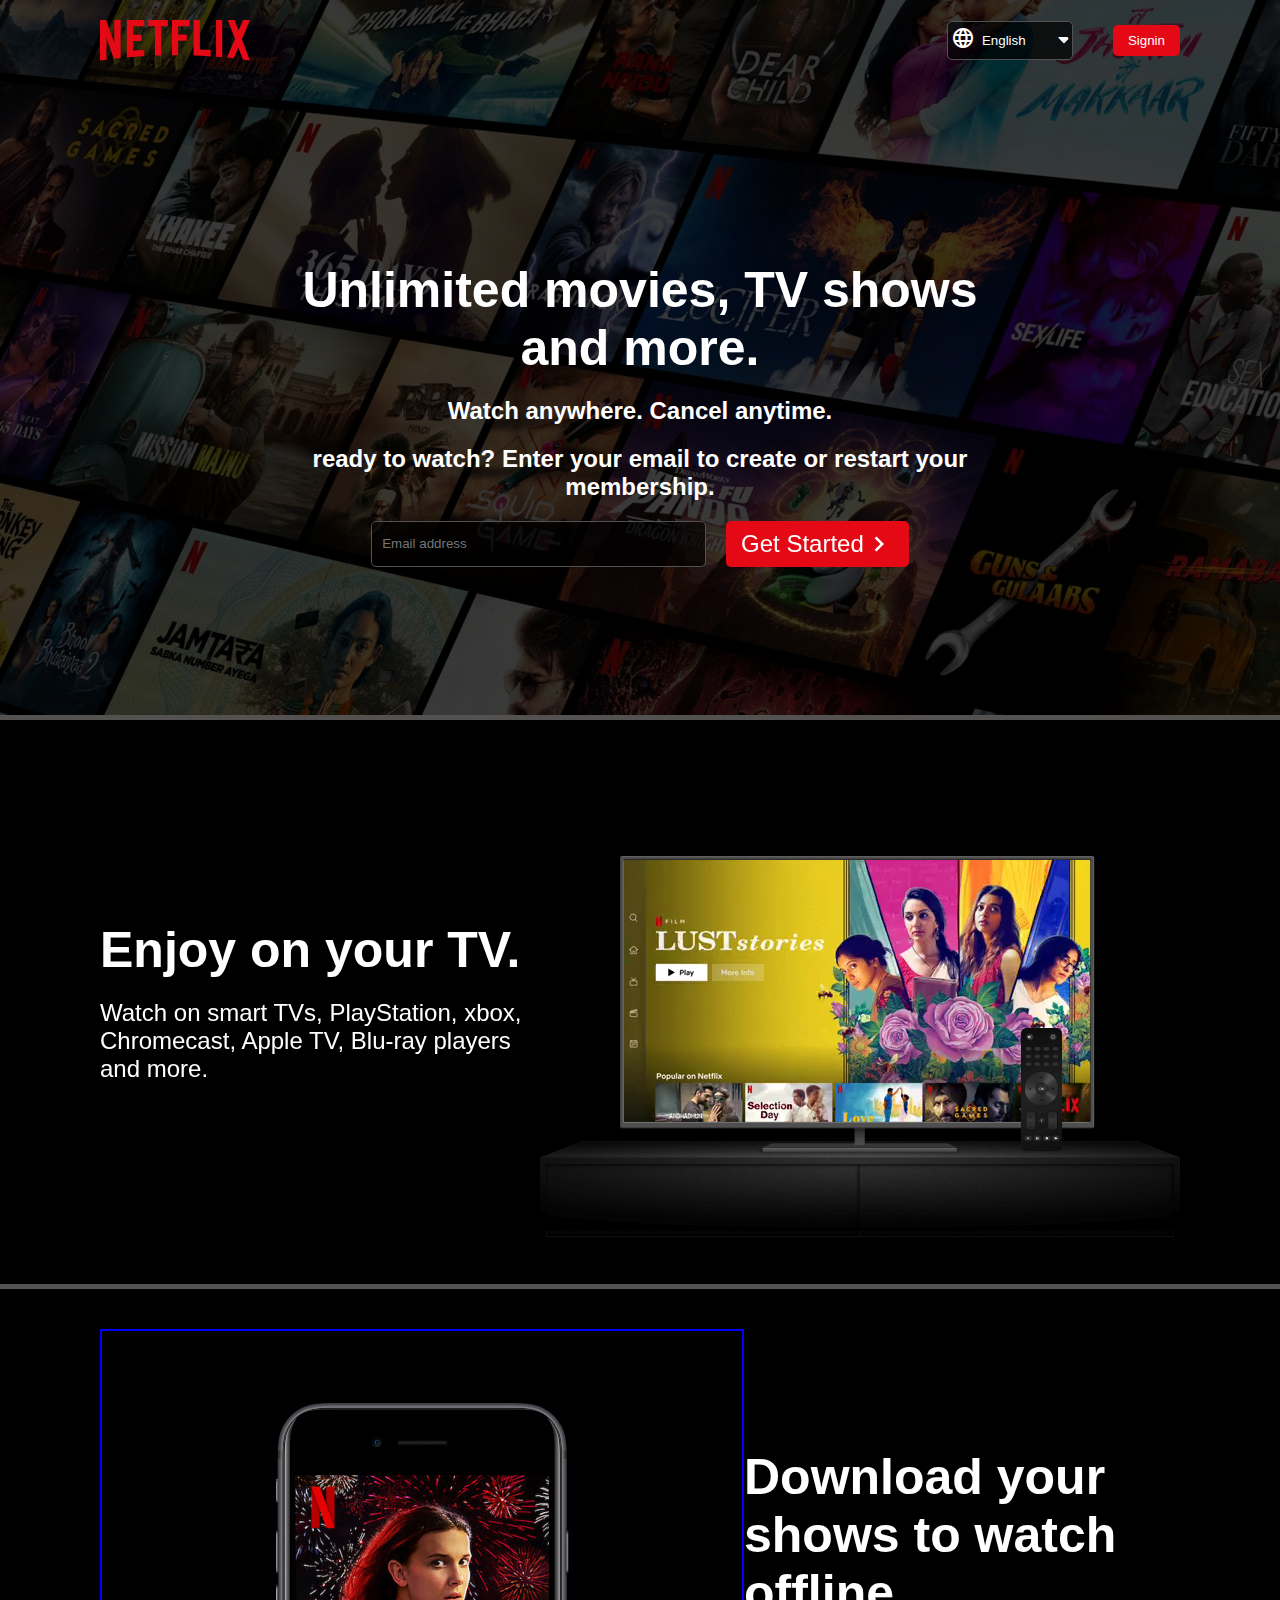
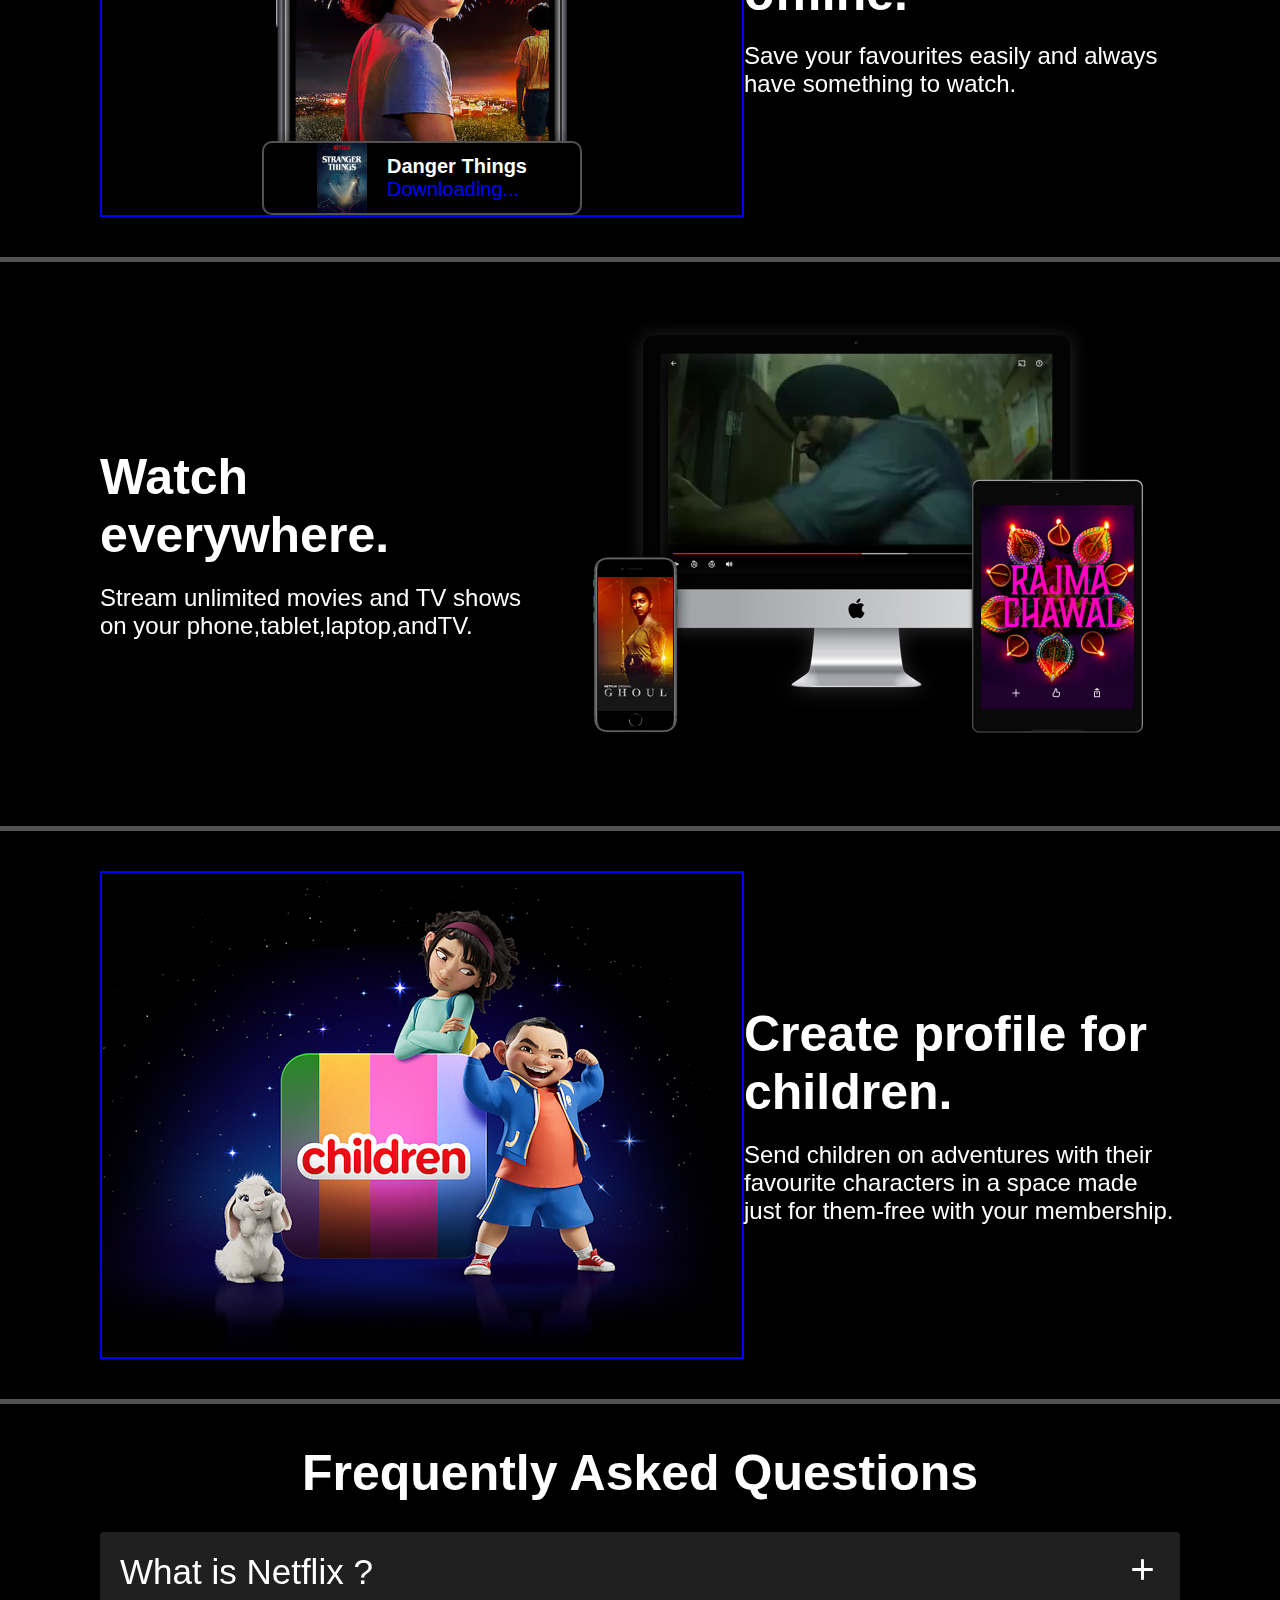
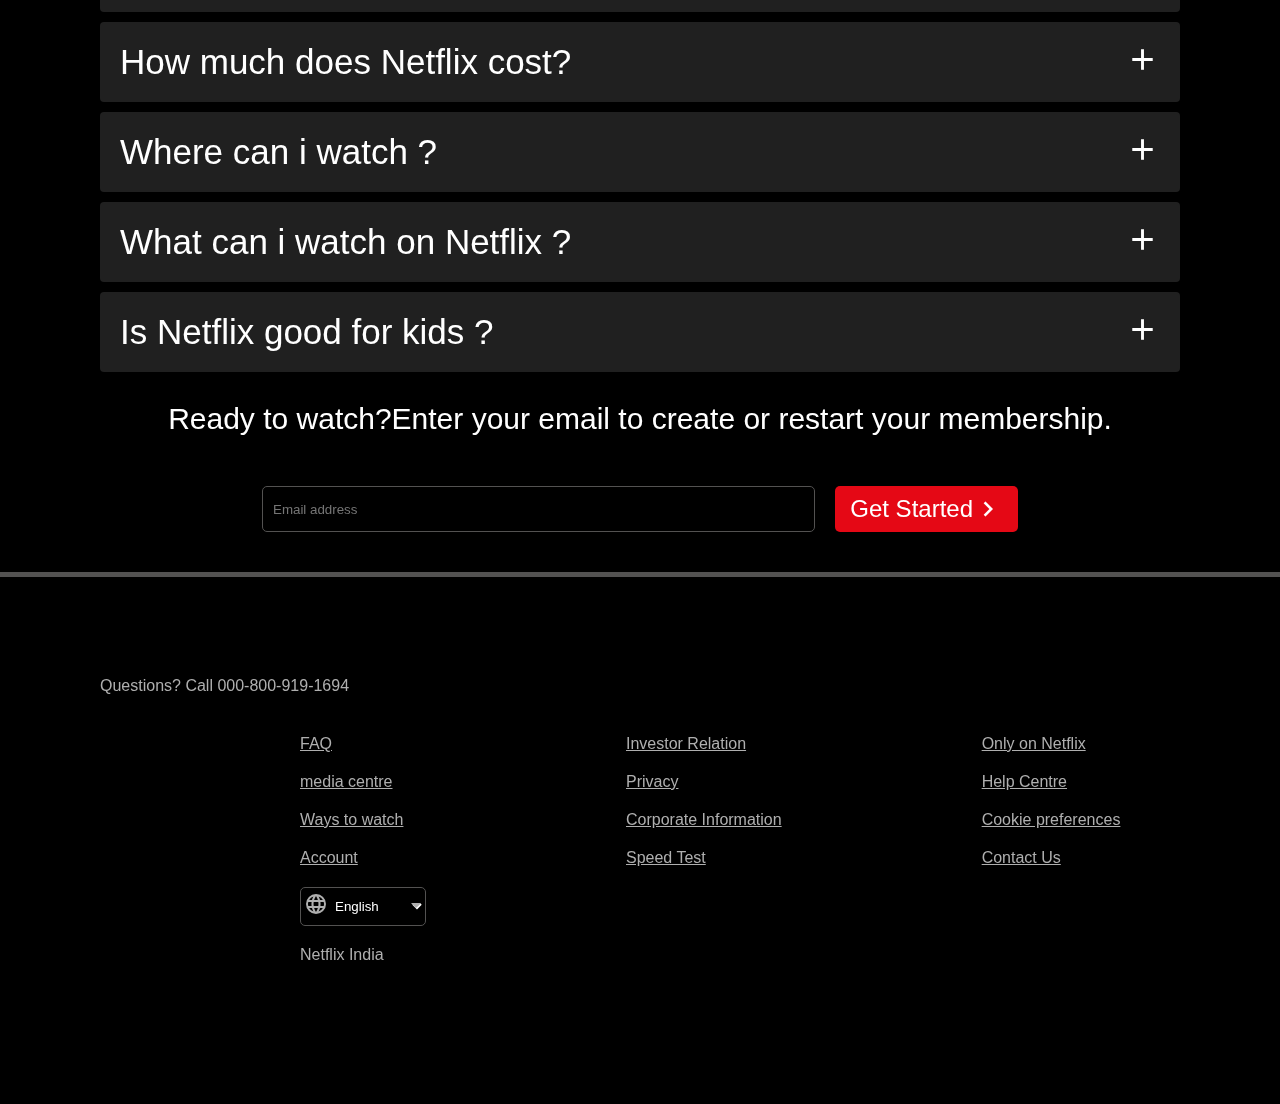
<file: Homepage of Netflix/index.html>
<!DOCTYPE html>
<html lang="en">
<head>
    <meta charset="UTF-8">
    <meta name="viewport" content="width=device-width, initial-scale=1.0">
    <title>Title</title>
    <link rel="stylesheet" href="index.css">
    <link href="https://fonts.googleapis.com/icon?family=Material+Icons"
      rel="stylesheet">
      <link rel="preconnect" href="https://fonts.googleapis.com">
      <link rel="preconnect" href="https://fonts.gstatic.com" crossorigin>
      <link href="https://fonts.googleapis.com/css2?family=Poppins:ital,wght00,200;0,600;0,900;1,500&family=Source+Sans+Pro:wght0300;40&display=swap" rel="stylesheet">
</head>
<body>
    <header class="top-header">
        <div class="container">
            <nav class="navbar">
<svg width="150" fill="#E50815"viewBox="0 0 111 30" version="1.1" xmlns="http://www.w3.org/2000/svg" xmlns:xlink="http://www.w3.org/1999/xlink" aria-hidden="true" role="img" class="default-ltr-cache-1d568uk ev1dnif1"><g><path d="M105.06233,14.2806261 L110.999156,30 C109.249227,29.7497422 107.500234,29.4366857 105.718437,29.1554972 L102.374168,20.4686475 L98.9371075,28.4375293 C97.2499766,28.1563408 95.5928391,28.061674 93.9057081,27.8432843 L99.9372012,14.0931671 L94.4680851,-5.68434189e-14 L99.5313525,-5.68434189e-14 L102.593495,7.87421502 L105.874965,-5.68434189e-14 L110.999156,-5.68434189e-14 L105.06233,14.2806261 Z M90.4686475,-5.68434189e-14 L85.8749649,-5.68434189e-14 L85.8749649,27.2499766 C87.3746368,27.3437061 88.9371075,27.4055675 90.4686475,27.5930265 L90.4686475,-5.68434189e-14 Z M81.9055207,26.93692 C77.7186241,26.6557316 73.5307901,26.4064111 69.250164,26.3117443 L69.250164,-5.68434189e-14 L73.9366389,-5.68434189e-14 L73.9366389,21.8745899 C76.6248008,21.9373887 79.3120255,22.1557784 81.9055207,22.2804387 L81.9055207,26.93692 Z M64.2496954,10.6561065 L64.2496954,15.3435186 L57.8442216,15.3435186 L57.8442216,25.9996251 L53.2186709,25.9996251 L53.2186709,-5.68434189e-14 L66.3436123,-5.68434189e-14 L66.3436123,4.68741213 L57.8442216,4.68741213 L57.8442216,10.6561065 L64.2496954,10.6561065 Z M45.3435186,4.68741213 L45.3435186,26.2498828 C43.7810479,26.2498828 42.1876465,26.2498828 40.6561065,26.3117443 L40.6561065,4.68741213 L35.8121661,4.68741213 L35.8121661,-5.68434189e-14 L50.2183897,-5.68434189e-14 L50.2183897,4.68741213 L45.3435186,4.68741213 Z M30.749836,15.5928391 C28.687787,15.5928391 26.2498828,15.5928391 24.4999531,15.6875059 L24.4999531,22.6562939 C27.2499766,22.4678976 30,22.2495079 32.7809542,22.1557784 L32.7809542,26.6557316 L19.812541,27.6876933 L19.812541,-5.68434189e-14 L32.7809542,-5.68434189e-14 L32.7809542,4.68741213 L24.4999531,4.68741213 L24.4999531,10.9991564 C26.3126816,10.9991564 29.0936358,10.9054269 30.749836,10.9054269 L30.749836,15.5928391 Z M4.78114163,12.9684132 L4.78114163,29.3429562 C3.09401069,29.5313525 1.59340144,29.7497422 0,30 L0,-5.68434189e-14 L4.4690224,-5.68434189e-14 L10.562377,17.0315868 L10.562377,-5.68434189e-14 L15.2497891,-5.68434189e-14 L15.2497891,28.061674 C13.5935889,28.3437998 11.906458,28.4375293 10.1246602,28.6868498 L4.78114163,12.9684132 Z"></path></g></svg>
<div class="right-half">
    <div class="dropdown-container">
        <span class="material-icons language">
            language
        </span>
        <select class="language-picker">
            <option>English</option>
            <option>Hindi</option>
        </select>  
        <span class="material-icons drop-down">arrow_drop_down</span> 
    </div>
    <button class="btn">Signin</button>
</div>
    </nav>
    <div class="content">
        <h1>
            Unlimited movies, TV shows and more.</h1>
        <p>Watch anywhere. Cancel anytime.</p>
        <p>ready to watch? Enter your email to create or restart your membership.</p>
    <div class="email-container">
    <input placeholder="Email address" >
    <button class="btn get-started-btn">Get Started <span 
         class="material-icons">chevron_right</span></button>
</div>
</div>
</div>
    </header>

    <section class="body-section">
        <div class="left-item">
            <h1>Enjoy on your TV.</h1>
            <p>Watch on smart TVs, PlayStation, xbox, Chromecast, Apple TV, Blu-ray players and more.</p>
        </div>
        <div class="right-item">
            <img src="frame1.png" alt="">
            <video muted loop  autoplay>
                <source src="video1.mp4">
            </video>

        </div>
    </section>

    <section class="body-section">
        <div class="left-item static-left-item">
            <img src="frame2.jpg" alt="" >
            <div class="layout">
                <img src="./small.png " alt="" >
                <p><b>Danger Things</b> <span>Downloading...</span></p>
            </div>
        </div>
        <div class="right-item">
            <h1>Download your shows to watch offline.</h1>
            <p>Save your favourites easily and always have something to watch.</p>
        </div>
    </section>


    <section class="body-section">
        <div class="left-item">
            <h1>Watch everywhere.</h1>
            <p>Stream unlimited movies and TV shows on your phone,tablet,laptop,andTV.</p>
        </div>
        <div class="right-item">
            <img src="frame3.png" alt="">
            <video muted loop autoplay width="400"  style="top:30px; left:20%">
                <source src="video2.mp4">
            </video>
            </div>
            </section>


 <section class="body-section">
        <div class="left-item static-left-item">
            <img src="frame4.png" alt="" >
            </div>
        <div class="right-item">
            <h1>Create profile for children.</h1>
            <p>Send children on adventures with their favourite characters in a space made just for them-free with your membership.</p>

        </div>
    </section>

    <section class="faq-container">
        <h1>Frequently Asked Questions</h1>
        <div class="faq">
            <p>What is  Netflix ?</p>
            <span class="material-icons">add</span>
        </div>
            <div class="faq">
                <p>How much does  Netflix  cost?</p>
                <span class="material-icons">add</span>
            </div>
                <div class="faq">
                    <p>Where can i watch ?</p>
                    <span class="material-icons">add</span>
                </div>
                    <div class="faq">
                        <p>What can i watch on Netflix ?</p>
                        <span class="material-icons">add</span>
                    </div>
                    <div class="faq">
                        <p>Is Netflix good for kids ?</p>
                        <span class="material-icons">add</span>
                    </div>
                        <p>Ready to watch?Enter your email to create or restart your membership.</p>
                        <div class="email-container">
                            <input placeholder="Email address" >
                            <button class="btn get-started-btn">Get Started<span 
                                class="material-icons">chevron_right</span></button>
        </div>
    </section>

    <footer class="footer-container">
        <p>Questions? Call 000-800-919-1694</p>
        <div class="links-container">
            <div class="links-item">
                </div>
                <div class="links-item">
                <a href="#">FAQ</a>
                <a href="#">media centre</a>
                <a href="#">Ways to watch</a>
                <a href="#">Account</a>
                <div class="dropdown-container">
                    <span class="material-icons language">
                        language
                    </span>
                    <select class="language-picker">
                        <option>English</option>
                        <option>Hindi</option>
                    </select>  
                    <span class="material-icons drop-down">arrow_drop_down</span>
                    </div>
                    <p>Netflix India</p>
                    </div>
            <div class="links-item">
                <a href="#">Investor Relation</a>
                <a href="#">Privacy</a>
                <a href="#">Corporate Information</a>
                <a href="#">Speed Test</a>
                </div>
                <div class="links-item">
                    <a href="#">Only on Netflix</a>
                    <a href="#">Help Centre</a>
                    <a href="#">Cookie preferences</a>
                    <a href="#">Contact Us</a>
                </div>
            </div>
        </div>
    </footer>
</body>
</html>
</file>
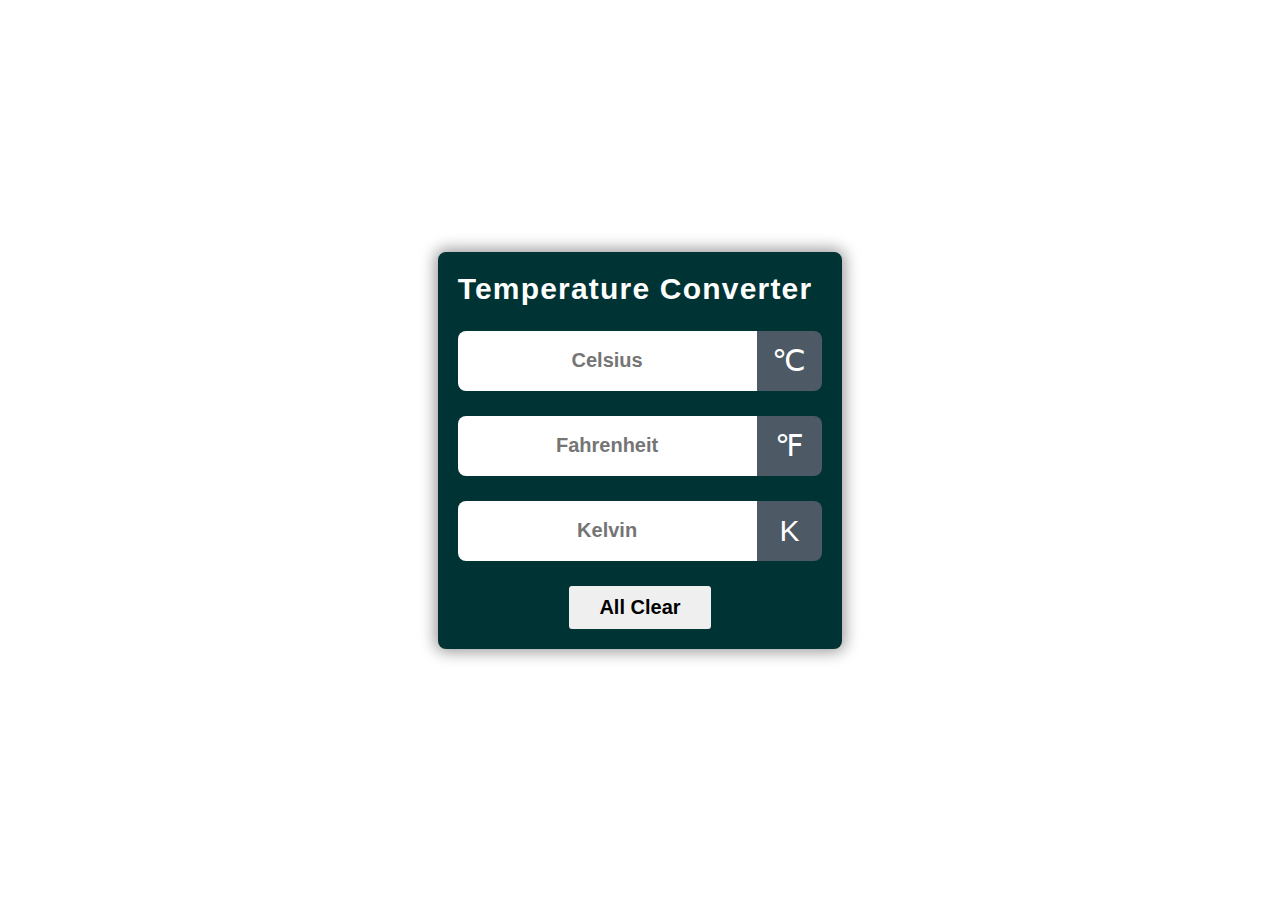
<file: Temperature   Converter/index.html>
<!DOCTYPE html>
<html lang="en">
<head>
    <meta charset="UTF-8">
    <meta name="viewport" content="width=device-width, initial-scale=1.0">
    <title>Temperature Converter</title>
    
        <link rel="stylesheet" href="https://cdnjs.cloudflare.com/ajax/libs/font-awesome/6.2.0/css/all.min.css" integrity="sha512-xh6O/CkQoPOWDdYTDqeRdPCVd1SpvCA9XXcUnZS2FmJNp1coAFzvtCN9BmamE+4aHK8yyUHUSCcJHgXloTyT2A==" crossorigin="anonymous" referrerpolicy="no-referrer" />  
        <link rel="stylesheet" href="index.css">
</head>
<body>

<div class="container">

        <div class="title">
            <h1>Temperature Converter</h1>
            <span class="Temperature-icon"><i class="fa-solid fa-temperature-three-quarters"></i></span>
        </div>

        <div id="celsius">
            <input type="number" name="" placeholder="Celsius">
            <span class="icon">&#8451</span>
        </div>
        <div id="fahrenheit">
            <input type="number" name="" placeholder="Fahrenheit">
            <span class="icon">&#8457</span>
        </div>
        <div id="kelvin">
            <input type="number" name="" placeholder="Kelvin">
            <span class="icon">&#8490</span>
        </div>

        <div class="button">
            <button>All Clear</button>
        </div>

    </div>
    <script src="app.js"></script>
</body>
</html>
</file>
<file: Temperature   Converter/index.css>
*{
    margin: 0;
    padding: 0;
    box-sizing: border-box;
}

body{
    display: flex;
    justify-content: center;
    align-items: center;
    min-height: 100vh;
}

.container{
    max-width: 450px;
    background: #003333;
    border-radius: 8px;
    box-shadow: 0px 0px 15px 3px rgba(0,0,0,0.4);
    font-family: sans-serif;
    padding: 20px;
}

.title{
    display: flex;
    justify-content: center;
    align-items: center;
    flex-wrap: wrap-reverse;
    gap: 10px;
}

.Temperature-icon{
    font-size: 45px;
    color: #fff;
}

h1{
    color: #fff;
    letter-spacing: 1.2px;
    font-size: 30px;
}

#celsius, #fahrenheit, #kelvin{
    display: flex;
    justify-content: center;
    align-items: center;
    margin-top: 25px;
}

input{
    flex: 5;
    height: 60px;
    font-size: 20px;
    font-weight: 600;
    text-align: center;
    border: none;
    outline: none;
    border-radius: 8px 0 0 8px;
    padding: 0 10px;
}


/* for chrome, safari, Edge, Opera */
input::-webkit-outer-spin-button,
input::-webkit-inner-spin-button{
    -webkit-appearance: none;
}

/* for Mozila firefox */
input{
    -moz-appearance: textfield;
}


.icon{
    flex: 1;
    height: 60px;
    line-height: 60px;
    padding: 0 5px;
    text-align: center;
    font-size: 30px;
    background: #4d5964;
    color: #fff;
    border-radius: 0 8px 8px 0;
}


.button{
    margin-top: 25px;
    text-align: center;
}


.button button{
    border: none;
    outline: none;
    padding: 10px 30px;
    font-size: 20px;
    font-weight: 600;
    border-radius: 3px;
    cursor: pointer;
    transition: 0.3s;
}

.button button:hover{
    background: #000;
    color: #fff;
}
</file>
<file: Homepage of Netflix/index.css>
/* Reset default styles */
* {
    margin: 0;
    padding: 0;
    box-sizing: border-box;
}

/* Global styles */
html {
    color: white;
    font-family: sans-serif;
    background-color: black;
}

.top-header, .body-section, .faq-container {
    border-bottom: 5px solid #535251;
}

/* Header styles */
.top-header {
    height: 80vh;
    background-image: url(background.jpg);
}

.container {
    height: 100%;
    background-color: rgba(0, 0, 0, 0.7);
}

.dropdown-container {
    position: relative;
}

.btn {
    background-color: #E50815;
    padding: 8px 15px;
    border: none;
    color: white;
    border-radius: 5px;
}

.language-picker {
    background-color: rgba(0, 0, 0, 0.7);
    color: white;
    padding: 10px 30px;
    border: 1px solid #535251;
    border-radius: 5px;
}

.language{
    left: 4px;
    position: absolute;
}

.language, .drop-down{
position: absolute;
top: 5px;
}
.drop-down {
    right: -2px;
    top: 6px;
}

.navbar {
    margin: 0 100px;
    padding-top: 20px;
    display: flex;
    justify-content: space-between;
}

.right-half {
    display: flex;
    gap: 40px;
    align-items: center;
}

/* Header Content styles */
.content {
    margin: 20vh auto;
    width: 60%;
    text-align: center;
    display: flex;
    flex-direction: column;
    align-items: center;
}

.content h1 , .content p {
    margin-top: 20px;
}

.content h1 {
    font-size: 50px;
    font-weight: bold;
}

.content p {
    font-size: 24px;
    font-weight: bold;
}

.email-container {
    display: flex;
    gap: 20px;
    width: 70%;
    margin-top: 20px;
}

.email-container > input {
    flex-grow: 1;
    background-color: rgba(0, 0, 0, 0.7);
    border: 1px solid #535251;
    padding: 0 10px;
    border-radius: 5px;
}

.get-started-btn {
    display: flex;
    align-items: center;
    font-size: 24px;
}

.get-started-btn > span {
    font-size: 30px !important;
}

/* Body section */
.body-section {
    display: flex;
    align-items: center;
    padding: 40px 100px;
}

.left-item h1, .right-item h1 {
    font-size: 50px;
    margin-bottom: 20px;
}

.left-item p , .right-item p {
    font-size: 24px;
}


.right-item {
 position: relative;
}

.right-item > video {
    position: absolute;
      left: 80px;
      top: 20%;
      z-index: -1;

}

.layout {
    border: 2px solid #535251;
    border-radius: 10px;
    background-color: black;
    width: 50%;
    position: absolute;
    bottom: 0;
    left: 25%;
    display: flex;
    justify-content: center;
    align-items: center;
    gap: 20px;
}

.layout p {
    font-size: 20px;
    display: flex;
    flex-direction: column;
}

.layout p span {
    color: blue;
}

.layout img {
    width: 50px;
}

.static-left-item {
    border: 2px solid blue;
    position: relative;
}

/* FAQ section */
.faq-container {
    padding: 40px 100px;
    display: flex;
    flex-direction: column;
    align-items: center;
    gap: 10px;
}

.faq-container > h1 {
    font-size: 50px;
    margin-bottom: 20px;
}

.faq {
    display: flex;
    justify-content: space-between;
    align-self: stretch;
    padding: 20px;
    border-radius: 4px;
    background-color: #202020;
    transition-duration: 0.5s;
}

.faq > p,
.faq > span {
    font-size: 35px !important;
}


.faq:hover {
    background-color: #202020;
}

.faq-container > p {
    font-size: 30px;
    margin: 20px 0;
}

/* Footer styles */
.footer-container {
    padding: 100px;
}

.footer-container,
.footer-container a {
    color: #AFAFAF;
}

.links-container {
    display: flex;
    gap: 200px;
    justify-content: flex-start;
    padding: 40px 0;
}

.links-item {
    display: flex;
    flex-direction: column;
    gap: 20px;
}
</file>
